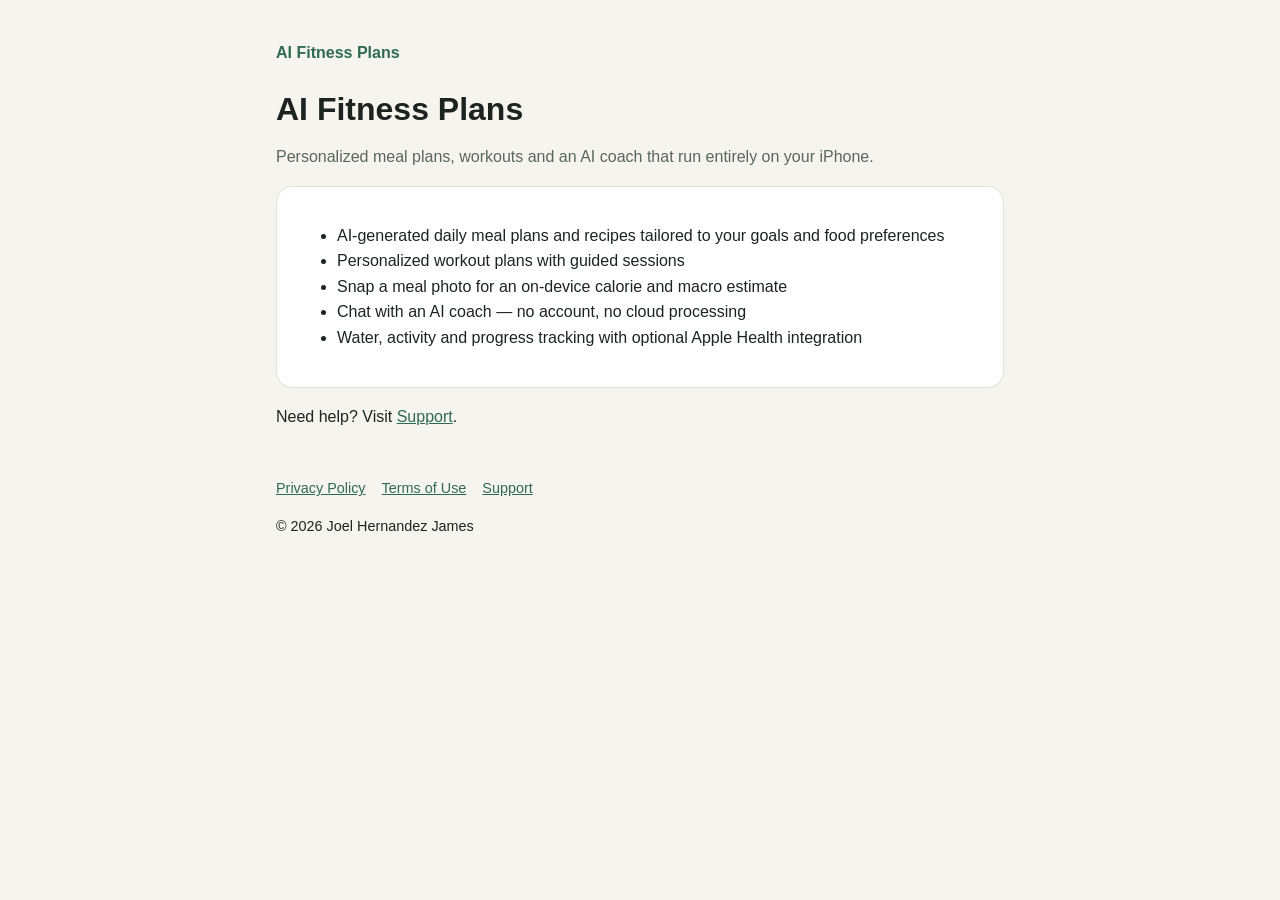
<file: index.html>
<!doctype html><html lang="en"><head><meta charset="utf-8"><meta name="viewport" content="width=device-width,initial-scale=1">
<title>Home · AI Fitness Plans</title><link rel="stylesheet" href="./style.css"></head><body><main>
<header><a href="./">AI Fitness Plans</a></header>
<h1>AI Fitness Plans</h1>
<p class="muted">Personalized meal plans, workouts and an AI coach that run entirely on your iPhone.</p>
<div class="card"><ul>
<li>AI-generated daily meal plans and recipes tailored to your goals and food preferences</li>
<li>Personalized workout plans with guided sessions</li>
<li>Snap a meal photo for an on-device calorie and macro estimate</li>
<li>Chat with an AI coach — no account, no cloud processing</li>
<li>Water, activity and progress tracking with optional Apple Health integration</li></ul></div>
<p>Need help? Visit <a href="support/">Support</a>.</p>
<footer><nav><a href="./privacy/">Privacy Policy</a><a href="./terms/">Terms of Use</a><a href="./support/">Support</a></nav>
<p>© 2026 Joel Hernandez James</p></footer></main></body></html>
</file>
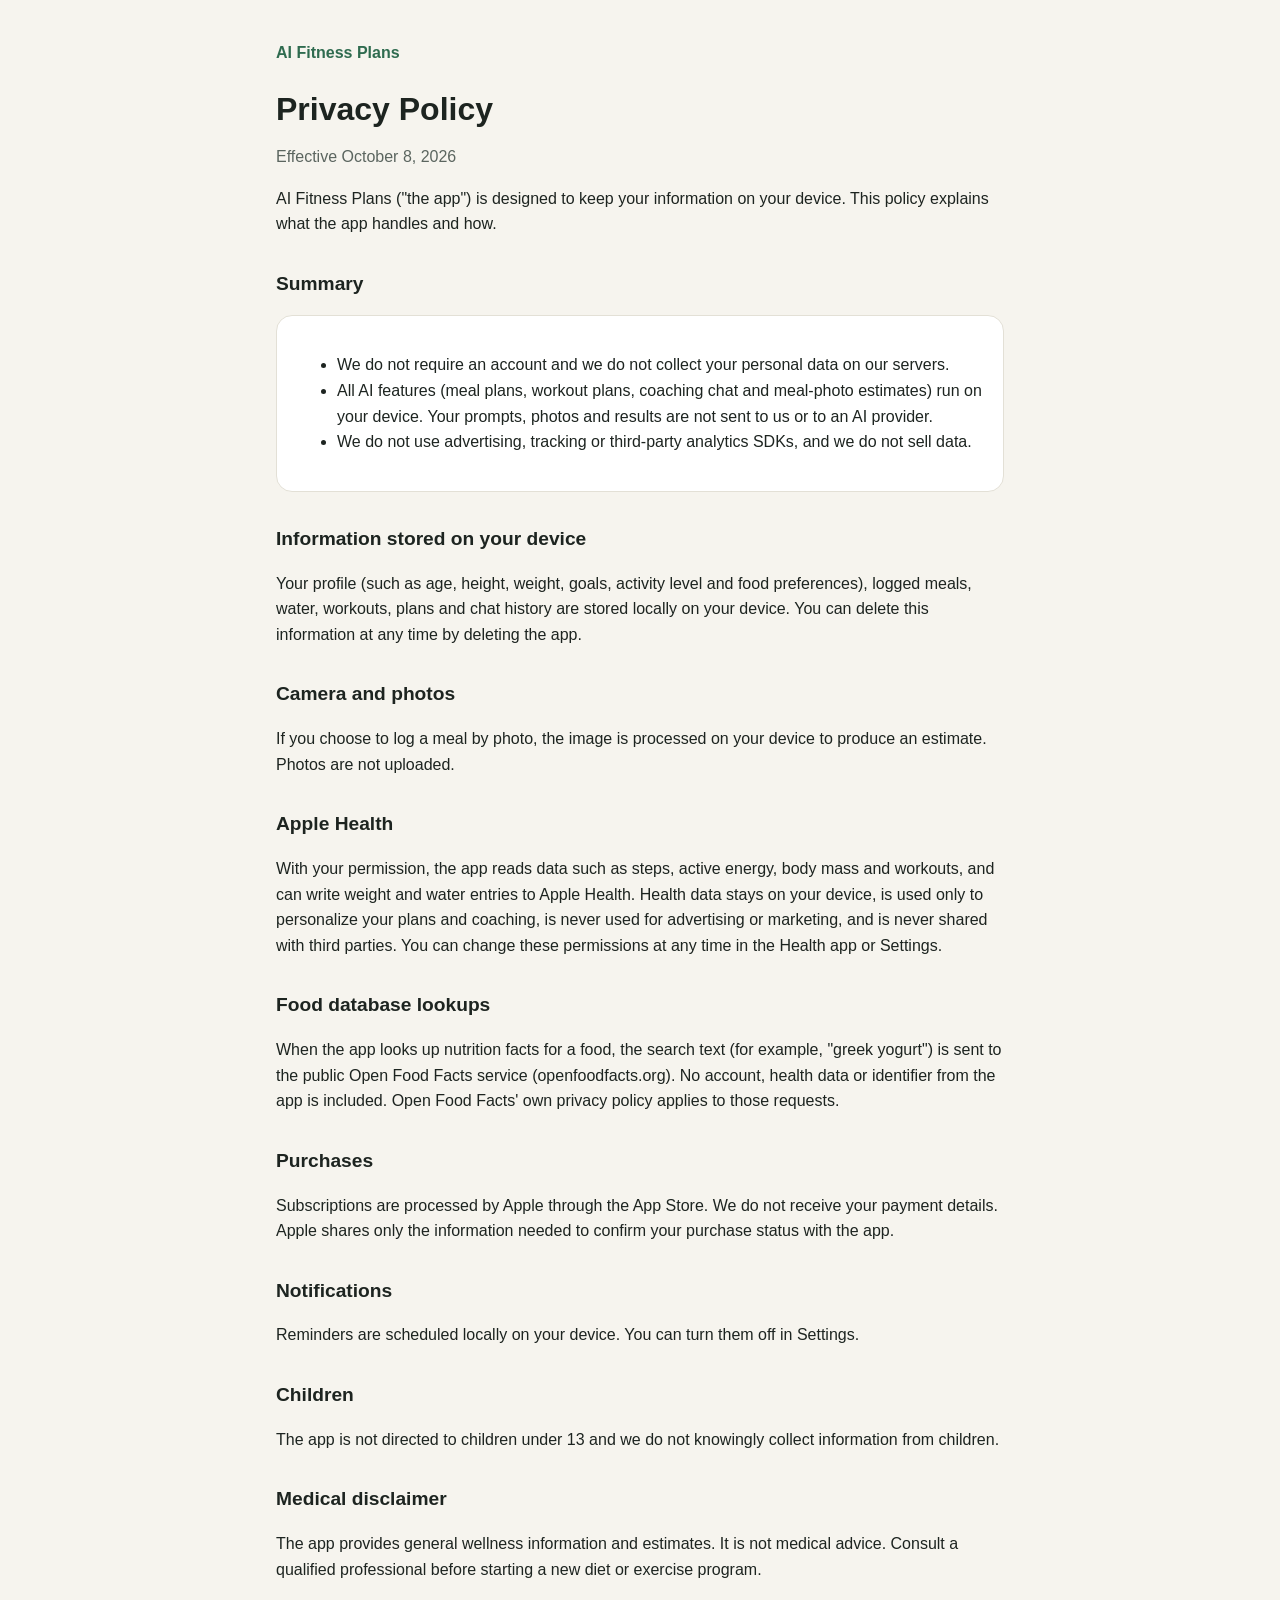
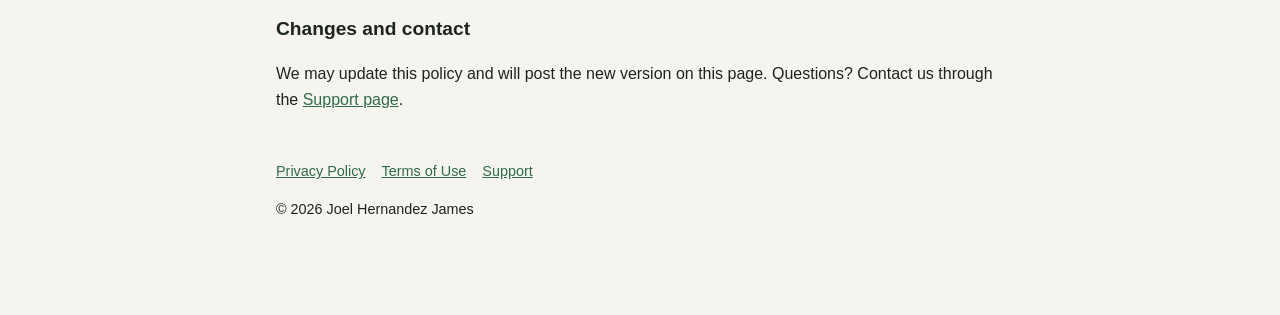
<file: privacy/index.html>
<!doctype html><html lang="en"><head><meta charset="utf-8"><meta name="viewport" content="width=device-width,initial-scale=1">
<title>Privacy Policy · AI Fitness Plans</title><link rel="stylesheet" href="../style.css"></head><body><main>
<header><a href="../">AI Fitness Plans</a></header>
<h1>Privacy Policy</h1><p class="muted">Effective October 8, 2026</p>
<p>AI Fitness Plans ("the app") is designed to keep your information on your device. This policy explains what the app handles and how.</p>
<h2>Summary</h2><div class="card"><ul>
<li>We do not require an account and we do not collect your personal data on our servers.</li>
<li>All AI features (meal plans, workout plans, coaching chat and meal-photo estimates) run on your device. Your prompts, photos and results are not sent to us or to an AI provider.</li>
<li>We do not use advertising, tracking or third-party analytics SDKs, and we do not sell data.</li></ul></div>
<h2>Information stored on your device</h2>
<p>Your profile (such as age, height, weight, goals, activity level and food preferences), logged meals, water, workouts, plans and chat history are stored locally on your device. You can delete this information at any time by deleting the app.</p>
<h2>Camera and photos</h2>
<p>If you choose to log a meal by photo, the image is processed on your device to produce an estimate. Photos are not uploaded.</p>
<h2>Apple Health</h2>
<p>With your permission, the app reads data such as steps, active energy, body mass and workouts, and can write weight and water entries to Apple Health. Health data stays on your device, is used only to personalize your plans and coaching, is never used for advertising or marketing, and is never shared with third parties. You can change these permissions at any time in the Health app or Settings.</p>
<h2>Food database lookups</h2>
<p>When the app looks up nutrition facts for a food, the search text (for example, "greek yogurt") is sent to the public Open Food Facts service (openfoodfacts.org). No account, health data or identifier from the app is included. Open Food Facts' own privacy policy applies to those requests.</p>
<h2>Purchases</h2>
<p>Subscriptions are processed by Apple through the App Store. We do not receive your payment details. Apple shares only the information needed to confirm your purchase status with the app.</p>
<h2>Notifications</h2><p>Reminders are scheduled locally on your device. You can turn them off in Settings.</p>
<h2>Children</h2><p>The app is not directed to children under 13 and we do not knowingly collect information from children.</p>
<h2>Medical disclaimer</h2><p>The app provides general wellness information and estimates. It is not medical advice. Consult a qualified professional before starting a new diet or exercise program.</p>
<h2>Changes and contact</h2><p>We may update this policy and will post the new version on this page. Questions? Contact us through the <a href="../support/">Support page</a>.</p>
<footer><nav><a href="../privacy/">Privacy Policy</a><a href="../terms/">Terms of Use</a><a href="../support/">Support</a></nav>
<p>© 2026 Joel Hernandez James</p></footer></main></body></html>
</file>
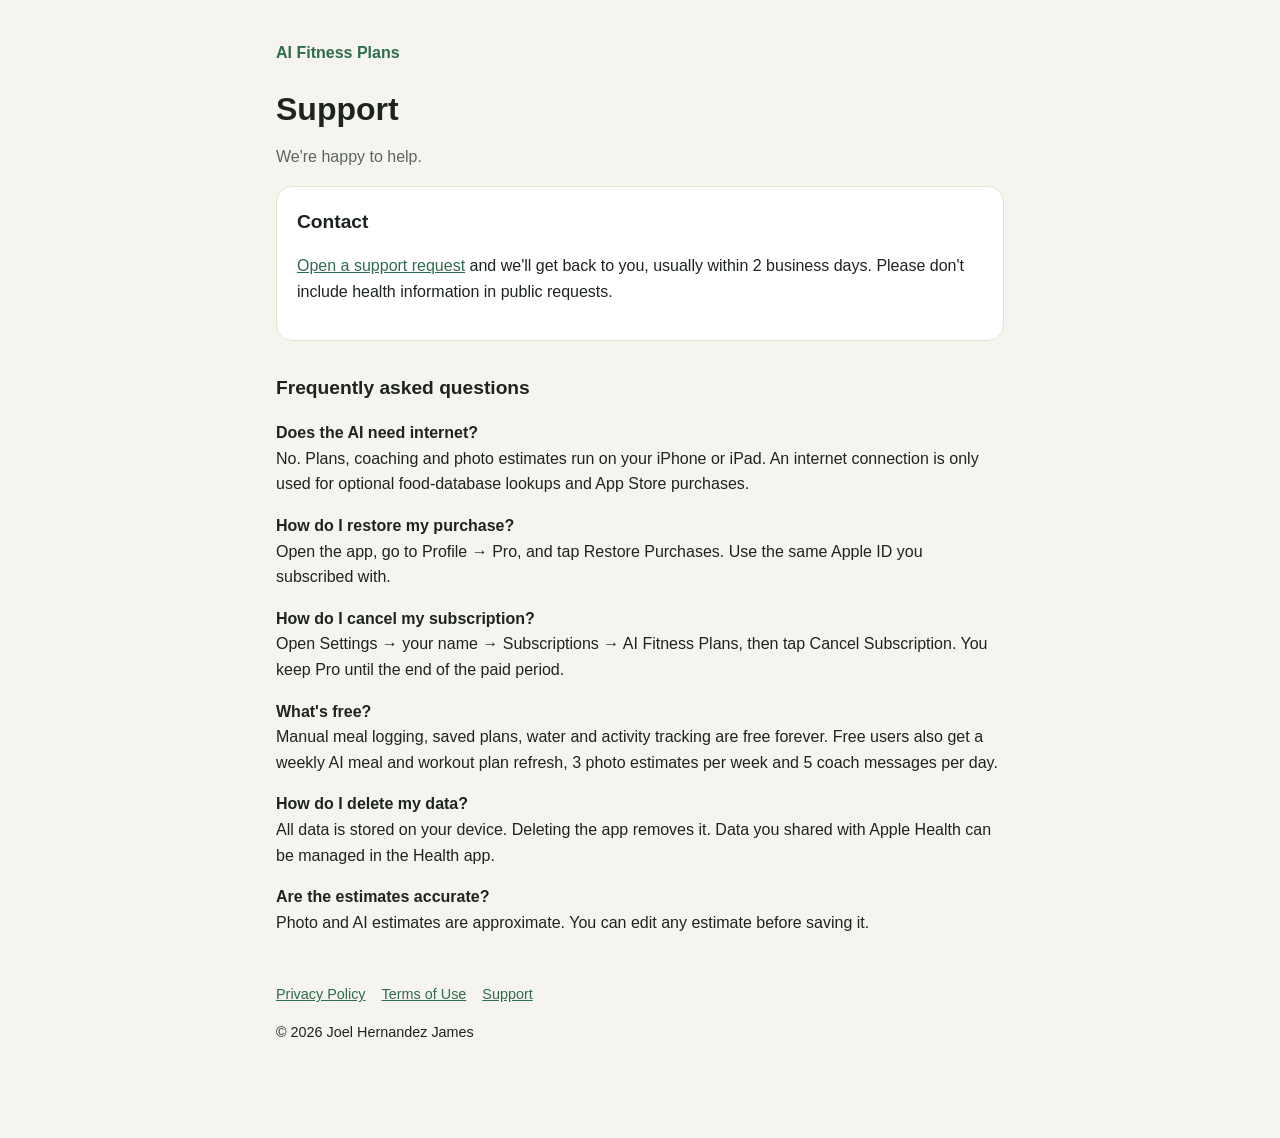
<file: support/index.html>
<!doctype html><html lang="en"><head><meta charset="utf-8"><meta name="viewport" content="width=device-width,initial-scale=1">
<title>Support · AI Fitness Plans</title><link rel="stylesheet" href="../style.css"></head><body><main>
<header><a href="../">AI Fitness Plans</a></header>
<h1>Support</h1><p class="muted">We're happy to help.</p>
<div class="card"><h2 style="margin-top:0">Contact</h2><p><a href="https://github.com/JoelHJames1/ai-fitness-plans/issues/new">Open a support request</a> and we'll get back to you, usually within 2 business days. Please don't include health information in public requests.</p></div>
<h2>Frequently asked questions</h2>
<p><strong>Does the AI need internet?</strong><br>No. Plans, coaching and photo estimates run on your iPhone or iPad. An internet connection is only used for optional food-database lookups and App Store purchases.</p>
<p><strong>How do I restore my purchase?</strong><br>Open the app, go to Profile → Pro, and tap Restore Purchases. Use the same Apple ID you subscribed with.</p>
<p><strong>How do I cancel my subscription?</strong><br>Open Settings → your name → Subscriptions → AI Fitness Plans, then tap Cancel Subscription. You keep Pro until the end of the paid period.</p>
<p><strong>What's free?</strong><br>Manual meal logging, saved plans, water and activity tracking are free forever. Free users also get a weekly AI meal and workout plan refresh, 3 photo estimates per week and 5 coach messages per day.</p>
<p><strong>How do I delete my data?</strong><br>All data is stored on your device. Deleting the app removes it. Data you shared with Apple Health can be managed in the Health app.</p>
<p><strong>Are the estimates accurate?</strong><br>Photo and AI estimates are approximate. You can edit any estimate before saving it.</p>
<footer><nav><a href="../privacy/">Privacy Policy</a><a href="../terms/">Terms of Use</a><a href="../support/">Support</a></nav>
<p>© 2026 Joel Hernandez James</p></footer></main></body></html>
</file>
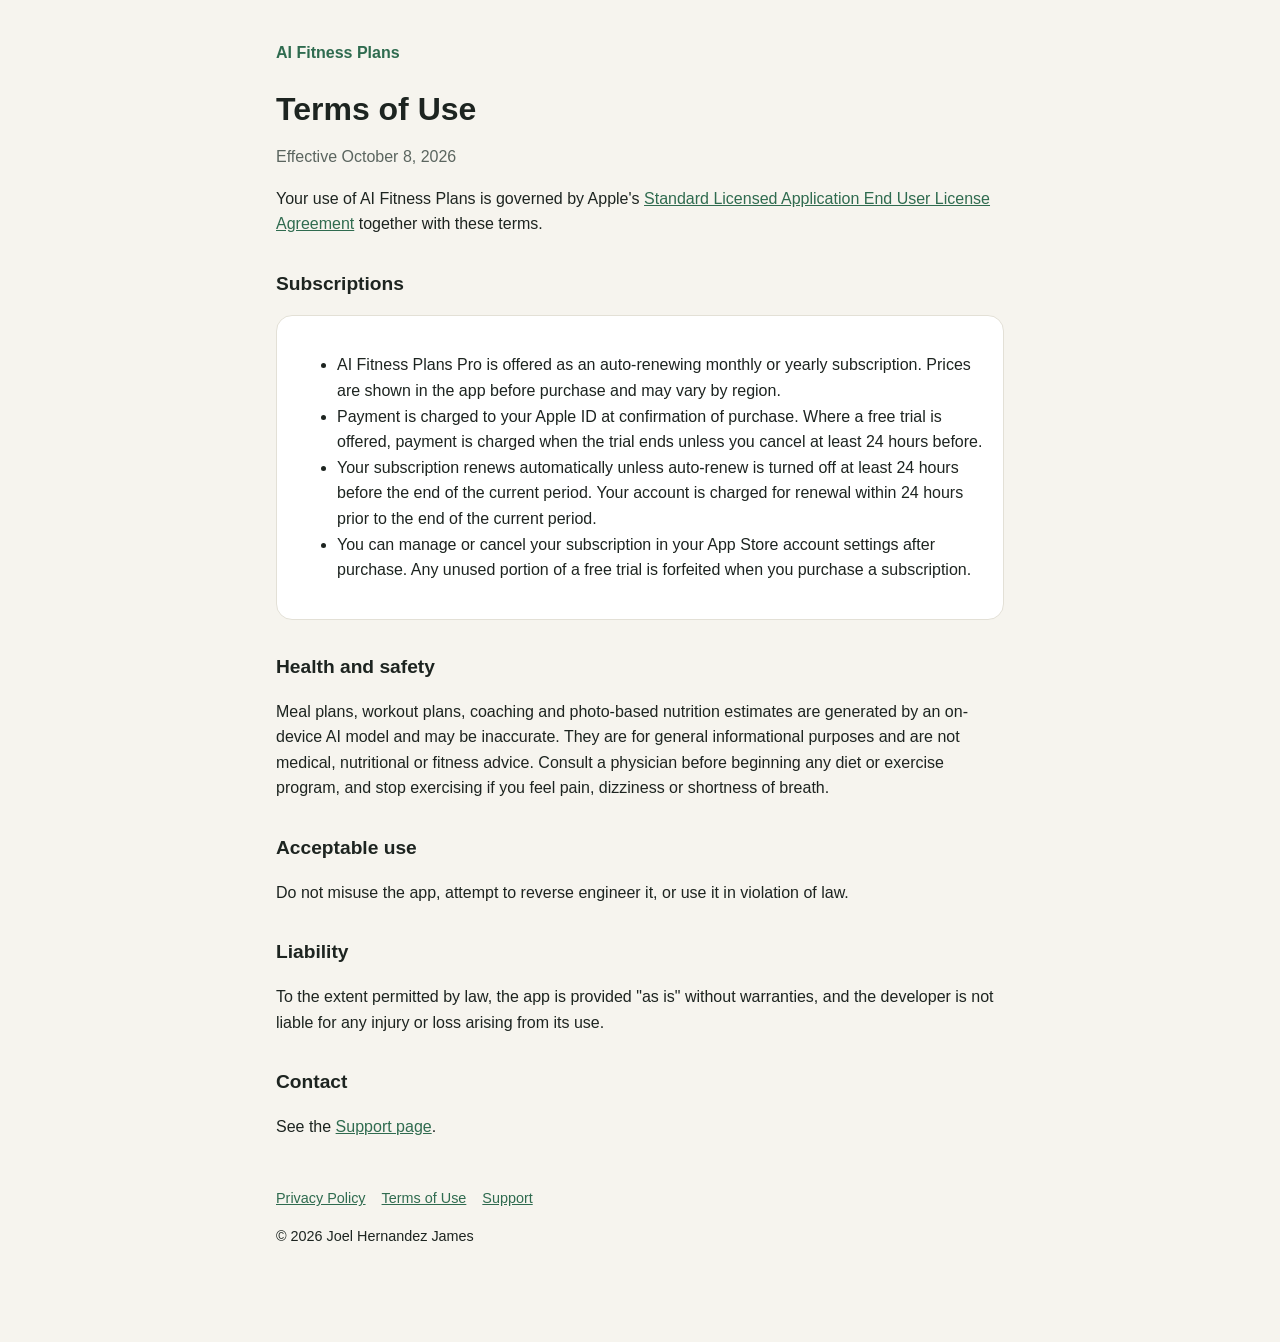
<file: terms/index.html>
<!doctype html><html lang="en"><head><meta charset="utf-8"><meta name="viewport" content="width=device-width,initial-scale=1">
<title>Terms of Use · AI Fitness Plans</title><link rel="stylesheet" href="../style.css"></head><body><main>
<header><a href="../">AI Fitness Plans</a></header>
<h1>Terms of Use</h1><p class="muted">Effective October 8, 2026</p>
<p>Your use of AI Fitness Plans is governed by Apple's <a href="https://www.apple.com/legal/internet-services/itunes/dev/stdeula/">Standard Licensed Application End User License Agreement</a> together with these terms.</p>
<h2>Subscriptions</h2><div class="card"><ul>
<li>AI Fitness Plans Pro is offered as an auto-renewing monthly or yearly subscription. Prices are shown in the app before purchase and may vary by region.</li>
<li>Payment is charged to your Apple ID at confirmation of purchase. Where a free trial is offered, payment is charged when the trial ends unless you cancel at least 24 hours before.</li>
<li>Your subscription renews automatically unless auto-renew is turned off at least 24 hours before the end of the current period. Your account is charged for renewal within 24 hours prior to the end of the current period.</li>
<li>You can manage or cancel your subscription in your App Store account settings after purchase. Any unused portion of a free trial is forfeited when you purchase a subscription.</li></ul></div>
<h2>Health and safety</h2><p>Meal plans, workout plans, coaching and photo-based nutrition estimates are generated by an on-device AI model and may be inaccurate. They are for general informational purposes and are not medical, nutritional or fitness advice. Consult a physician before beginning any diet or exercise program, and stop exercising if you feel pain, dizziness or shortness of breath.</p>
<h2>Acceptable use</h2><p>Do not misuse the app, attempt to reverse engineer it, or use it in violation of law.</p>
<h2>Liability</h2><p>To the extent permitted by law, the app is provided "as is" without warranties, and the developer is not liable for any injury or loss arising from its use.</p>
<h2>Contact</h2><p>See the <a href="../support/">Support page</a>.</p>
<footer><nav><a href="../privacy/">Privacy Policy</a><a href="../terms/">Terms of Use</a><a href="../support/">Support</a></nav>
<p>© 2026 Joel Hernandez James</p></footer></main></body></html>
</file>
<file: style.css>
:root{--bg:#f6f4ee;--fg:#1d2420;--muted:#5b655f;--accent:#2f6b4f;--card:#ffffff;--line:#e3e0d6}
@media (prefers-color-scheme:dark){:root{--bg:#121714;--fg:#ecefe9;--muted:#a7b1aa;--accent:#7cc39c;--card:#1a211d;--line:#2a332e}}
*{box-sizing:border-box}body{margin:0;background:var(--bg);color:var(--fg);font:16px/1.6 -apple-system,BlinkMacSystemFont,"Segoe UI",Roboto,sans-serif}
main{max-width:760px;margin:0 auto;padding:40px 16px 80px}header a{color:var(--accent);text-decoration:none;font-weight:600}
h1{font-size:2rem;line-height:1.2;margin:24px 0 8px}h2{font-size:1.2rem;margin-top:32px}p,li{color:var(--fg)}.muted{color:var(--muted)}
a{color:var(--accent)}.card{background:var(--card);border:1px solid var(--line);border-radius:16px;padding:20px;margin:16px 0}
nav{display:flex;gap:16px;flex-wrap:wrap;margin-top:24px}footer{margin-top:48px;color:var(--muted);font-size:.9rem}
</file>
